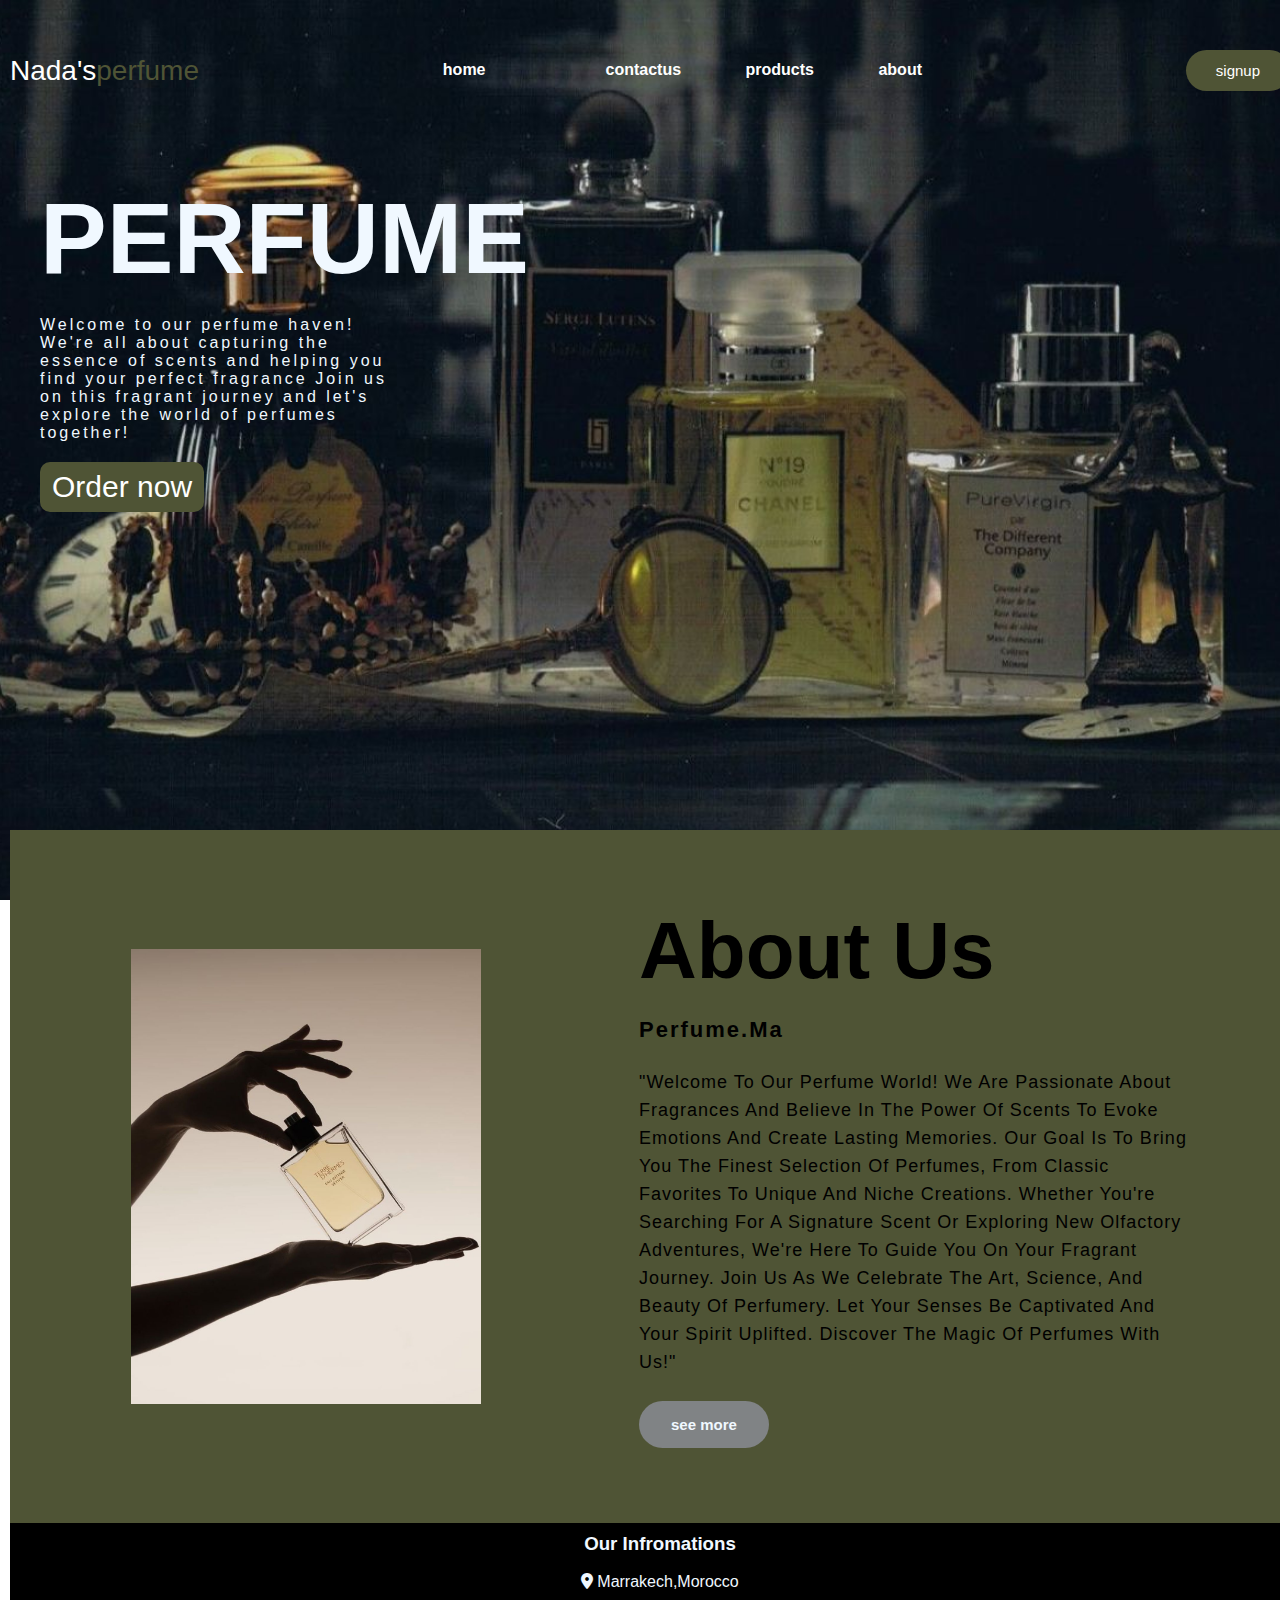
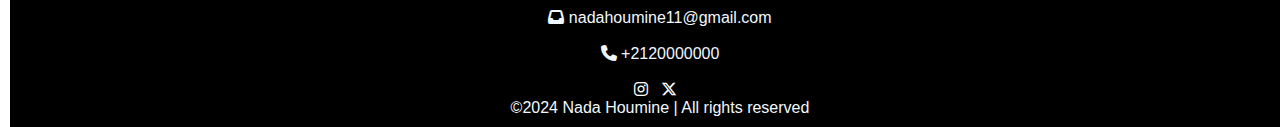
<file: homen/home_files/index.html>
<!doctype html>
<html lang="en">
    <head>
        <meta charset="=UTF-8">
        <meta name="viewport" content="width=device-width, initial-scale=1.0">
        <link rel="stylesheet" href="https://cdnjs.cloudflare.com/ajax/libs/font-awesome/6.5.2/css/all.min.css"/>
        <link rel="stylesheet" href="style.css">
        <title>laparfumerie.ma</title>
    </head>
        <!--navbar-->
        <div id="home" class="container">
            <header>
                <a href="#" class="logo">Nada's<span>perfume</span></a>
                <ul>
                    <li><a href="#home">home</a><li>
                    <li><a href="/Users/destock/Desktop/homen/contact us/cnt.html">contactus</a></li>
                    <li><a href="/Users/destock/Desktop/homen/list.html/list.html">products</a></li>
                    <li><a href="#about">about</a></li>
                </ul>
                <button><a href="/Users/destock/Desktop/homen/signup/signup.html">signup</a></button>
            </header>
        <!--content-->
            <div class="content">
                <h4>Perfume</h4>
                <p>Welcome to our perfume haven! We're all about capturing the essence of 
                    scents and helping you find your perfect fragrance
                    Join us on this fragrant journey and let's explore the world of perfumes 
                    together!</p>
                <button><a href=/Users/destock/Desktop/homen/list.html/list.html >Order now</a></button>
            </div>
            <br><br><br><br><br><br><br><br><br><br><br><br><br><br><br><br>
        <!--about section-->
        <section id="about" class="about">
            <div class="main">
            <img src="about.jpg">
            <div class="about-text"> 
                <h1>about us</h1>
                <h5>perfume.ma</h5>
                <p>"Welcome to our perfume world! We are passionate about fragrances and
                     believe in the power of scents to evoke emotions and create lasting memories.
                      Our goal is to bring you the finest selection of perfumes, from classic favorites 
                      to unique and niche creations. Whether you're searching for a signature scent or 
                      exploring new olfactory adventures, we're here to guide you on your fragrant
                      journey. Join us as we celebrate the art, science, and beauty of perfumery. 
                      Let your senses be captivated and your spirit uplifted. Discover the magic of perfumes with us!"</p>
                    <button><a href="" type="button"></a>see more</button>
            </div>
        </div>
        </section>
        <!--footer--> 
               <footer>
                              <h3>Our Infromations</h3><br>
                <i class="fa-solid fa-location-dot">&nbsp; </i>Marrakech,Morocco <br> <br>
                <i class="fa-solid fa-inbox"></i> nadahoumine11@gmail.com<br><br>
                <i class="fa-solid fa-phone"></i> +2120000000<br><br>
                <a href="https://www.instagram.com"><i class="fa-brands fa-instagram"></i></a>&nbsp;&nbsp;
                <a href="https://twitter.com/?lang=en"><i class="fa-brands fa-x-twitter"></i></a>&nbsp;&nbsp;
            <p>&copy;2024 Nada Houmine | All rights reserved</p>
        </footer>
    </div>
    </body>
</html>
</file>
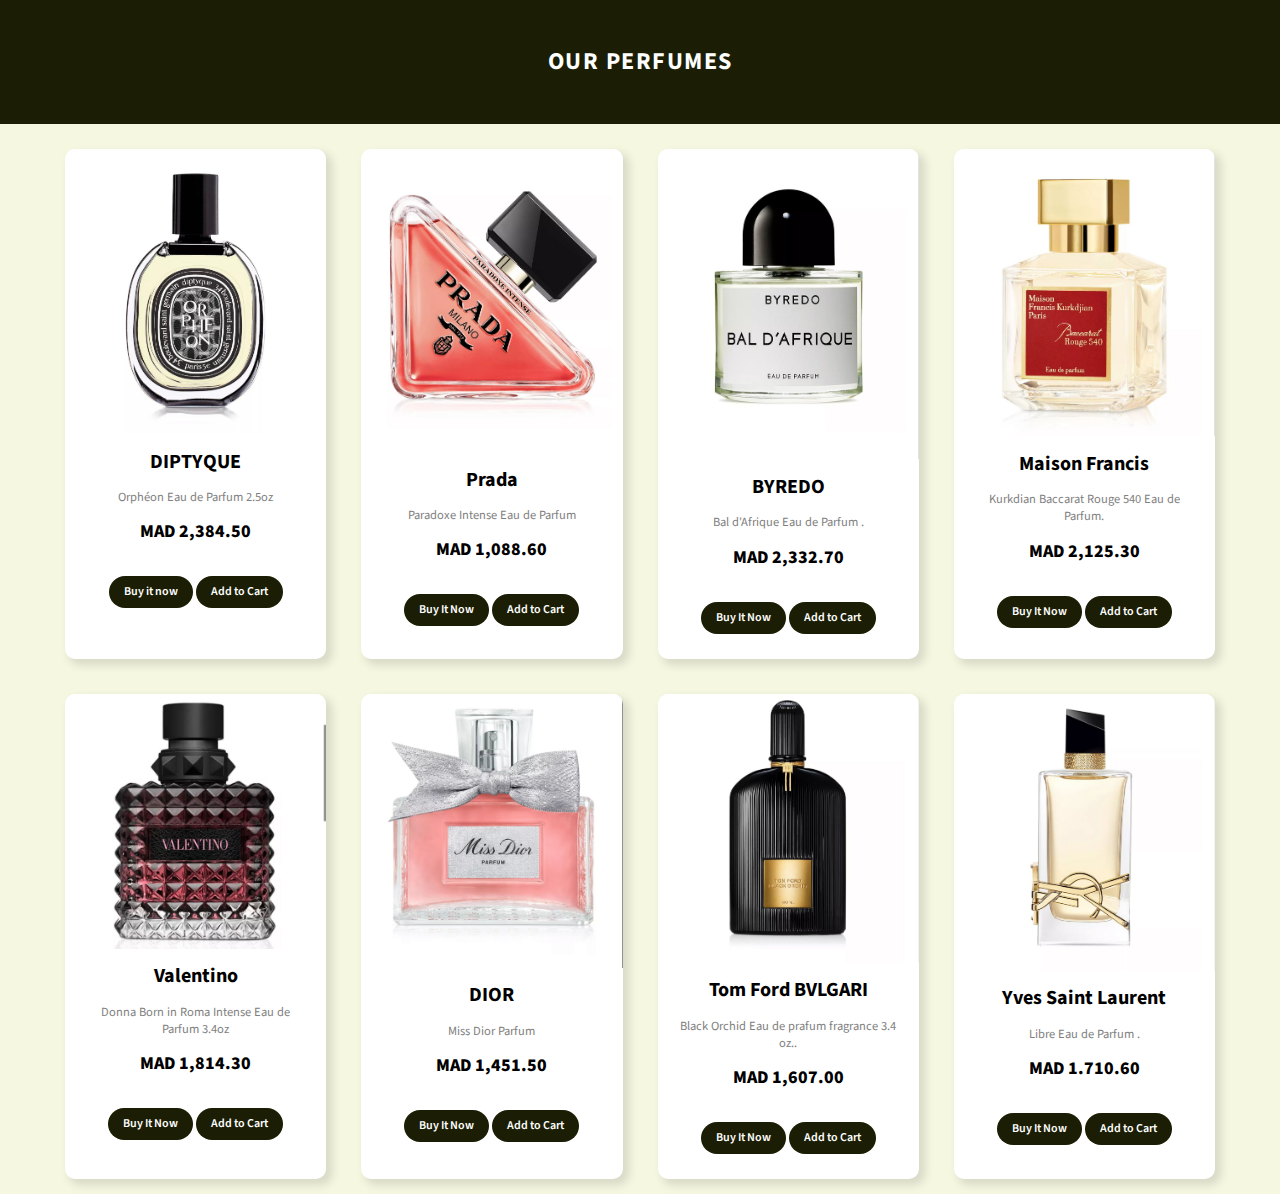
<file: homen/list.html/list.html>
<!DOCTYPE html>
<html lang="en">
<head>
    <meta charset="UTF-8">
    <meta name="viewport" content="width=device-width">
    <link rel="stylesheet" href="style.css">
    <link rel="stylesheet" href="https://cdnjs.cloudflare.com/ajax/libs/font-awesome/6.5.2/css/all.min.css"
     integrity="sha512-SnH5WK+bZxgPHs44uWIX+LLJAJ9/2PkPKZ5QiAj6Ta86w+fsb2TkcmfRyVX3pBnMFcV7oQPJkl9QevSCWr3W6A==" crossorigin="anonymous" referrerpolicy="no-referrer" />
    <title>laparfumerie.ma</title>
</head>
<body>
    <div class="heading">
        <h2>Our perfumes</h2>
    </div>
    <!-----------------------------shop-list---------------------------->
    <div class="container">
        <!----------------------boxes------------------------->
        <div class="box">
            <img src="p1.jpg">
            <h2>DIPTYQUE</h2>
            <p>Orphéon Eau de Parfum 2.5oz</p>
            <span>MAD 2,384.50</span>
            <div class="rate">
                <i class="fa fa-star"></i>
                <i class="fa fa-star"></i>
                <i class="fa fa-star"></i>
                <i class="fa fa-star"></i>
             <i class="fa-regular fa-star"></i>
            </div>
            <div class="options">
                <a href="#">Buy it now</a>
                <a href="#">Add to Cart</a>
            </div>
        </div>
        <div class="box">
            <img src="p2.jpg">
            <h2>Prada </h2>
            <p>Paradoxe Intense Eau de Parfum</p>
            <span>MAD 1,088.60</span>
            <div class="rate">
                <i class="fa fa-star"></i>
                <i class="fa fa-star"></i>
                <i class="fa fa-star"></i>
                <i class="fa fa-star"></i>
                <i class="fa fa-star"></i>
            </div>
            <div class="options">
                <a href="#">Buy It Now</a>
                <a href="#">Add to Cart</a>
            </div>
        </div>
        <div class="box">
            <img src="p3.jpg">
            <h2>BYREDO </h2>
            <p>Bal d'Afrique Eau de Parfum .</p>
            <span>MAD 2,332.70</span>
            <div class="rate">
                <i class="fa fa-star"></i>
                <i class="fa fa-star"></i>
                <i class="fa fa-star"></i>
                <i class="fa-regular fa-star"></i>
                <i class="fa-regular fa-star"></i>
            </div>
            <div class="options">
                <a href="#">Buy It Now</a>
                <a href="#">Add to Cart</a>
            </div>
        </div>
        <div class="box">
            <img src="p4.jpg">
            <h2>Maison Francis</h2>
            <p> Kurkdian Baccarat Rouge 540 Eau de Parfum.</p>
            <span>MAD 2,125.30</span>
            <div class="rate">
                <i class="fa fa-star"></i>
                <i class="fa fa-star"></i>
                <i class="fa-regular fa-star"></i>
                <i class="fa-regular fa-star"></i>
                <i class="fa-regular fa-star"></i>
            </div>
            <div class="options">
                <a href="#">Buy It Now</a>
                <a href="#">Add to Cart</a>
            </div>
        </div>
        <div class="box">
            <img src="p5.jpg">
            <h2>Valentino  </h2>
            <p>Donna Born in Roma Intense Eau de Parfum 3.4oz</p>
            <span>MAD 1,814.30</span>
            <div class="rate">
                <i class="fa fa-star"></i>
                <i class="fa fa-star"></i>
                <i class="fa fa-star"></i>
                <i class="fa fa-star"></i>
                <i class="fa fa-star"></i>
            </div>
            <div class="options">
                <a href="#">Buy It Now</a>
                <a href="#">Add to Cart</a>
            </div>
        </div>
        <div class="box">
            <img src="p6.jpg">
            <h2>DIOR</h2>
            <p>Miss Dior Parfum </p>
            <span>MAD 1,451.50</span>
            <div class="rate">
                <i class="fa fa-star"></i>
                <i class="fa fa-star"></i>
                <i class="fa fa-star"></i>
                <i class="fa fa-star"></i>
                <i class="fa fa-star"></i>
            </div>
            <div class="options">
                <a href="#">Buy It Now</a>
                <a href="#">Add to Cart</a>
            </div>
        </div>
        <div class="box">
            <img src="p7.jpg">
            <h2>Tom Ford BVLGARI  </h2>
            <p> Black Orchid Eau  de prafum fragrance 3.4 oz..</p>
            <span>MAD 1,607.00</span>
            <div class="rate">
                <i class="fa fa-star"></i>
                <i class="fa fa-star"></i>
                <i class="fa fa-star"></i>
                <i class="fa fa-star"></i>
                <i class="fa-regular fa-star"></i>
            </div>
            <div class="options">
                <a href="#">Buy It Now</a>
                <a href="#">Add to Cart</a>
            </div>
        </div>
        <div class="box">
            <img src="p8.jpg">
            <h2>Yves Saint Laurent</h2>
            <p>Libre Eau de Parfum .</p>
            <span>MAD 1.710.60</span>
            <div class="rate">
                <i class="fa fa-star"></i>
                <i class="fa fa-star"></i>
                <i class="fa-regular fa-star"></i>
                <i class="fa-regular fa-star"></i>
                <i class="fa-regular fa-star"></i>
            </div>
            <div class="options">
                <a href="#">Buy It Now</a>
                <a href="#">Add to Cart</a>
            </div>
        </div>
    </div>
</body>
</html>
</file>
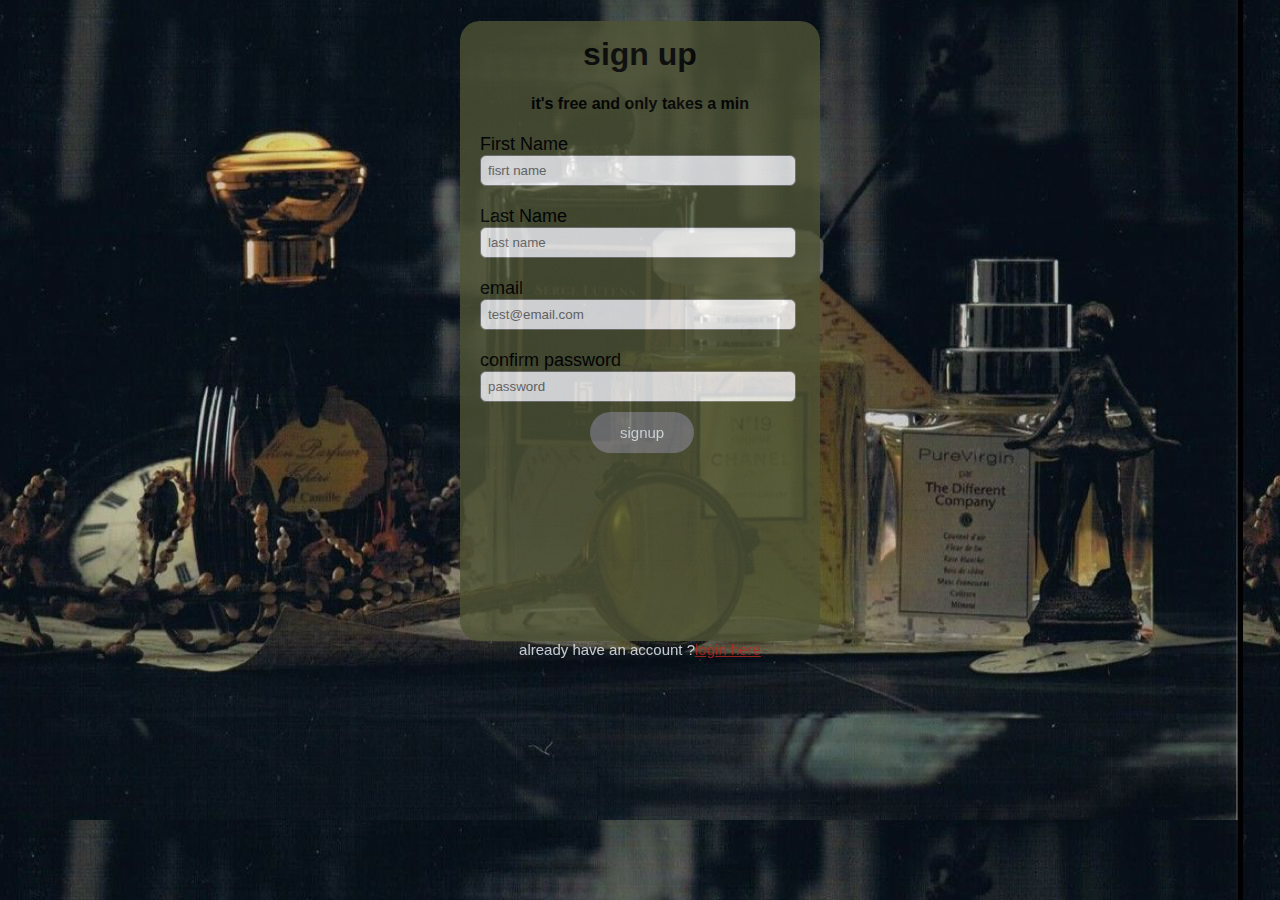
<file: homen/signup/signup.html>
<!DOCTYPE html>
<html>
    <head>
        <title>Sign up</title>
        <link rel="stylesheet" href="style.css">
    </head>
    <body>
        <div class="signup">
            <h1>sign up</h1>
            <h4>it's free and only takes a min</h4>
            <form action="/Users/destock/Desktop/homen/home_files/index.html" onsubmit="return add();">
              <label>First Name</label>
              <input type="text" name=fname placeholder="fisrt name" id="1">
              <label>Last Name</label>
              <input type="text" name=lname placeholder="last name" id="1">
              <label>email</label>
              <input type="email" nme="email" placeholder="test@email.com">
              <label>confirm password</label>
              <input type="password" placeholder="password" id="2">
              <span id="s" style="color: red;"></span>
              <button>signup</a></button>
            </form>
        </div>
        <p>already have an account ?<a href="login.html">login here</a></p>
        <script>
            function add() {
                var passValue = document.getElementById('2').value;
                var userNameValue = document.getElementById('1').value;
    
                if(passValue.length < 8){
                    document.getElementById('s').innerHTML = 'Password must contain 8 characters';
                    return false;
                }
                return true; 
            }
        </script>
    </body>
</html>
</file>
<file: homen/home_files/style.css>
*{
    font-family:Arial, sans-serif;
    padding: 0;
    margin:0
}
a{
    color: white;
    text-decoration: none;
}
body{
    background-image: url(1.jpg);
    background-attachment: fixed;
    background-position: center;
    background-size: cover;
    height:100vh;
    width: 100%;
    justify-content: center;
    align-items: center;
    padding: 10px;
}
.container{
    background-position: center;
    width: 100%;
    height: 100%;   
    justify-content: center;
    align-items: center;  
}
.container button{
   border: none;
   background: rgb(79, 84, 53) ;
   padding: 12px 30px;
   border-radius: 60px;
   color: aliceblue;
   font-size: 15px;
   transition: .4s;
}
.container button:hover{
    transform: scale(1.2);
    cursor: pointer;
}
/*---------------------Navbar--------------------*/
header{
    display: flex;
    justify-content: space-between;
    align-items: center;
    padding-top: 40px;
}
.logo{
    font-size: 28px;
}
span{
    color: rgb(79, 84, 53);
}
ul{
    list-style: none;
}
ul li{
    list-style-type:none;
    display:inline-flex;
    padding: 10px 20px;
    margin-right: 20px ;
}
ul li a{
    border-bottom: 2px solid transparent;
    font-weight: bold;
}
ul li a:hover{
    border-bottom-color:white ;
    color: rgb(79, 84, 53);
    transition: 0.3s;
}
/*--------------Content------------------*/
.content{
    color:aliceblue;
    width: 30%;
    margin-top: 60px;
    padding: 30px;
}
.content h4{
    font-size: 100px;
    text-transform: uppercase;
}
.content p{
    letter-spacing: 3px;
    width: 350px;
    padding: 20px 0;
}
/*------------------content button------------------*/
.content button{
    font-size:30px;
    padding: 6px 10px;
    border-radius: 10px;
    border: 2px solid transparent;
    cursor: pointer;

} 
.content button:hover{
    background-color: transparent;
    border-color: white;
    color: white;
}
/*------------------about-------------------*/
.about {
    width: 100%;
    padding: 75px 10px;
    background-color: rgb(79, 84, 53);
}
.about img{
    height: auto;
    width: 350px;
}
.about-text{
    width: 550px;
}
/*---main(all what's n the about section)---*/
.main {
    width: 1500px;
    max-width: 95%;
    margin: 0 auto;
    padding-left: 10;
    display: flex;
    align-items: center;
    justify-content: space-around;
}
.about-text h1{
    color: black;
    font-size:80px;
    text-transform: capitalize;
    margin-bottom: 20px;
}
.about-text h5{
    color: black;
    letter-spacing: 2px;
    font-size: 22px;
    margin-bottom: 25px;
    text-transform: capitalize;
}
.about-text p{
    color:rgb(0, 0, 0);
    letter-spacing: 1px;
    line-height: 28px;
    font-size: 18px;
    margin-bottom: 25px; 
    text-transform: capitalize;
}
.about-text button{
    background: rgb(128, 131, 133);
    color: aliceblue;
    text-decoration: none;
    border: 2px solid transparent;
    font-weight: bold;
    padding: 13px 30px;
    border-radius: 30px;
}
footer {
    background-color: black;
    color: aliceblue;
    text-align: center;
    padding: 10px;
    bottom :0;
    width:100%;
}
footer a{
    color: white;
    align-items: center;

}
</file>
<file: homen/list.html/style.css>
@import url('https://fonts.googleapis.com/css2?family=Source+Sans+Pro:wght@200;300;400;600;700;900&display=swap');

:root {
    --primary-color:rgb(27, 30, 4);
    --secondary-color: #fefee5;
    --gray-color: #808080;
}

* {
    box-sizing: border-box;
    font-family: 'Source Sans Pro', sans-serif;
    line-height: 1;
    padding: 0;
    margin: 0;
}

body {
    background-color: #f5f7e1;
}

.heading {
    background-color:var(--primary-color);
    padding: 50px 0;
    margin-bottom: 10px;
}

.heading h2 {
    margin: auto;
    width: fit-content;
    text-transform: uppercase;
    letter-spacing: 1.5px;
    color: white;
}

.container {
    width: 1180px;
    padding: 15px;
    margin-left: auto;
    margin-right: auto;
    display: grid;
    justify-content: center;
    grid-template-columns: 2fr 2fr 2fr 2fr;
    gap: 35px;
}
.box {
    background-color: white;
    border-radius: 10px;
    overflow: hidden;/*?*/
    display: flex;
    flex-direction: column;
    align-items: center;
    text-align: center;
    box-shadow: 5px 5px 10px 1px rgb(0, 0, 0, 12%);
    gap: 17.5px; 
}

.box img {
    width: 100%;
}

.box img:hover {
    cursor: pointer;
    opacity: 0.9;
}

.box h2 {
    font-size: 20px;
}

.box p {
    padding: 0 20px;
    font-size: 12.5px;
    line-height: 1.35;
    color: var(--gray-color);
}

.box span {
    font-weight: 800;
    font-size: 18px;
}

.box .rate {
    color: hsl(54, 95%, 50%);
    font-size: 15px;
}
.box .rate:hover {
    opacity:0.10;
}

.box .options {
    margin-bottom: 25px;
}

.box .options a {
    color: white;
    background-color: var(--primary-color);
    display: inline-block;
    padding: 10px 15px;
    text-decoration: none;
    font-weight: 600;
    font-size: 12px;
    border-radius: 50px;
}

.box .options a:hover {
    background-color: var(--secondary-color);
}
</file>
<file: homen/signup/style.css>
body{
    background-image: url(1.jpg);
    font-family:Arial, Helvetica, sans-serif;
    opacity:80%;
}
.signup{
    width: 360px;
    height: 620px;
    margin: auto;
    background-color:rgb(79, 84, 53);
    border-radius : 20px;
}
.login{
    width:360px;
    height: 270px;
    margin: auto;
    border-radius: 20px;
    background-color: rgb(79, 84, 53);

}
h1{
    text-align: center;
    padding-top: 15px;
}
h4{
    text-align: center;
}
form{
    width: 300px;
    margin-left: 20px;
}
form label{
    display: flex;
    margin-top: 20px;
    font-size: 18px;
}
form input{
    width: 100%;
    padding: 7px;
    border: none;
    border: 1px solid gray;
    border-radius: 6px;
    outline: none;
}
 button{
    border: none;
    background: gray;
    padding: 12px 30px;
    border-radius: 30px;
    color: aliceblue;
    font-size: 15px;
    transition: .4s;
    margin-left: 110px;
    margin-top:10px;
 }
 button:hover{
    transform: scale(1.1);
    cursor: pointer;
}
p{
    text-align: center;
    color: aliceblue;
    font-size: 15px;
    margin-top: 0;
}
p a{
    color: rgb(183, 42, 34);
}
</file>
